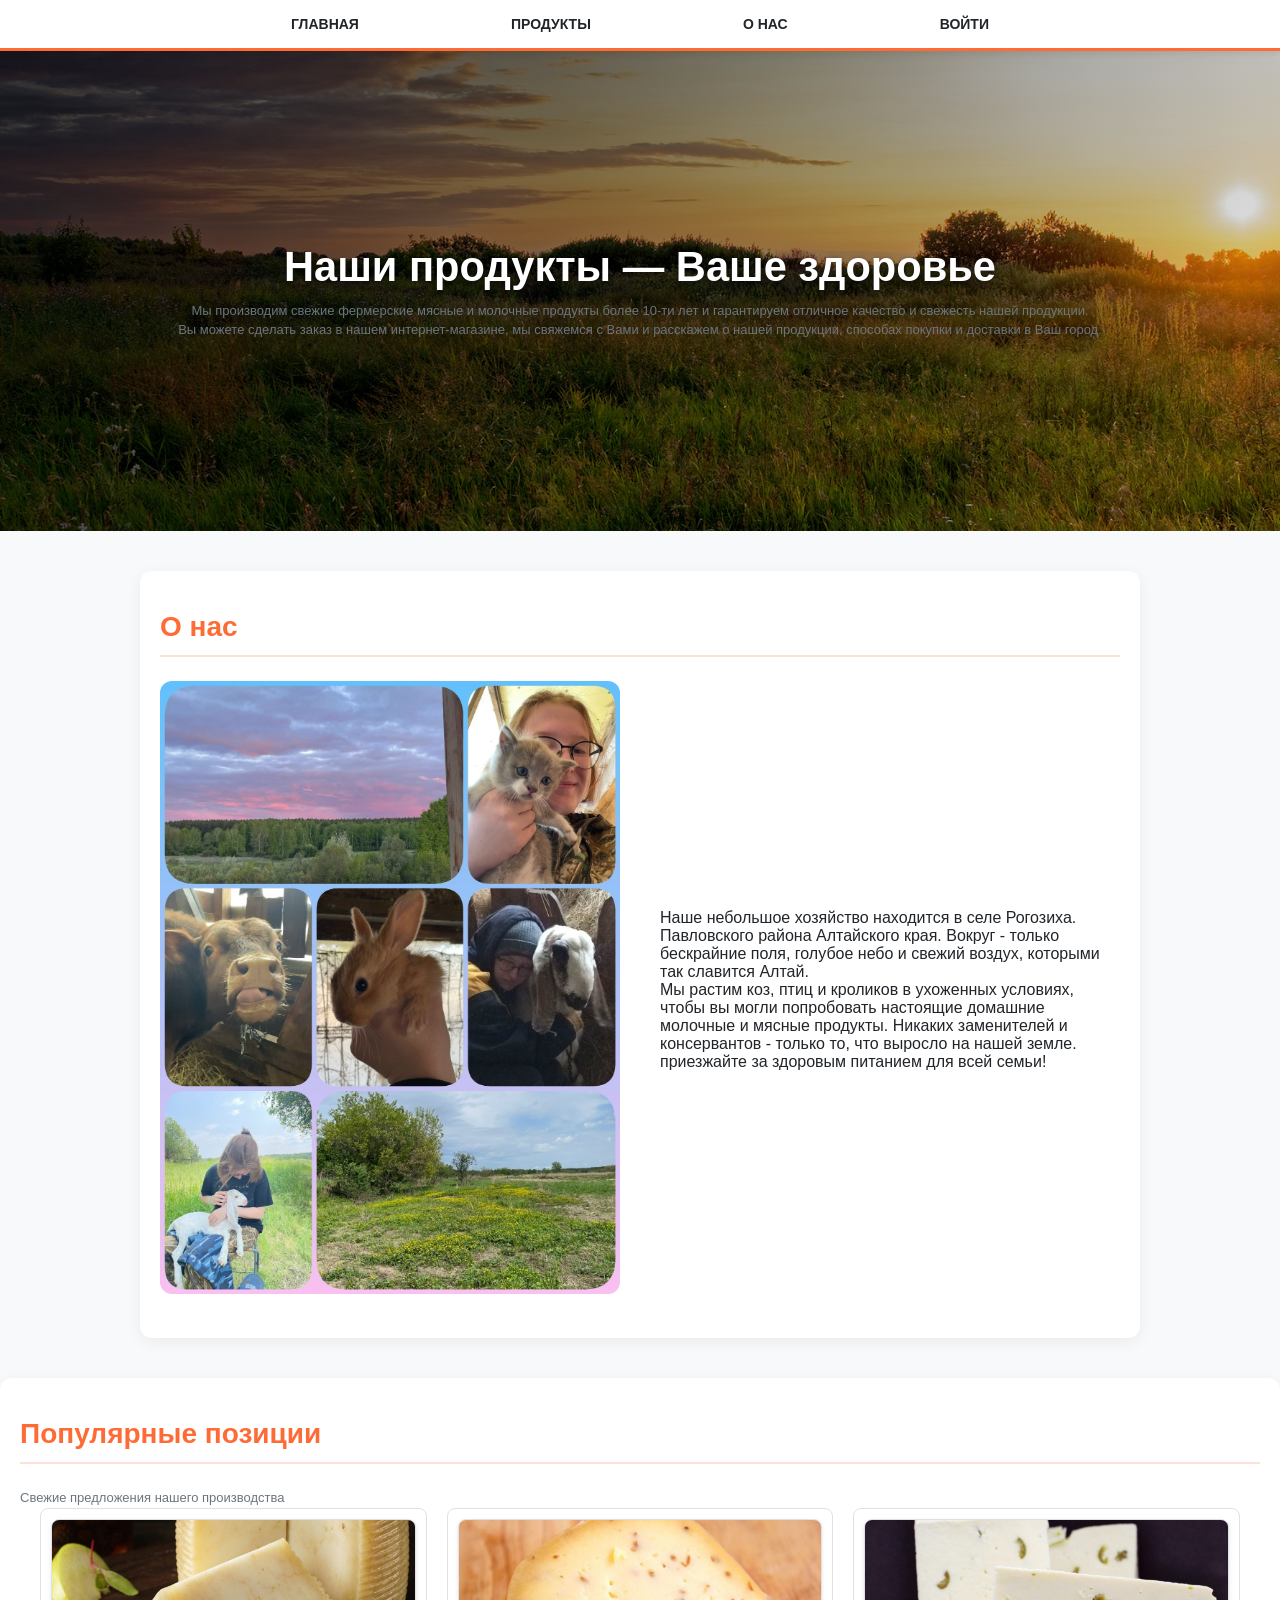
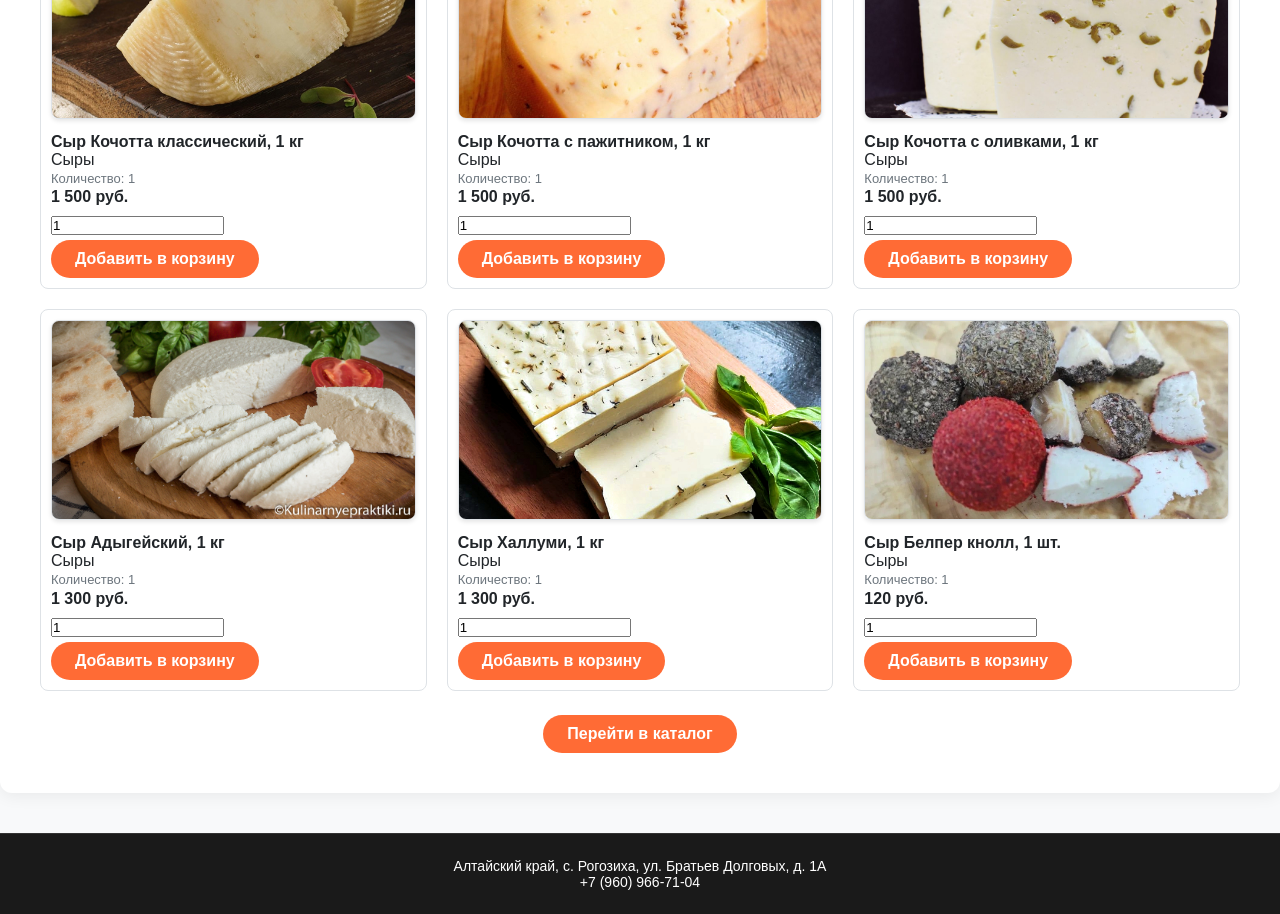
<file: index.html>
<!doctype html>
<html lang="ru">
  <head>
    <meta charset="UTF-8" />
    <meta name="viewport" content="width=device-width, initial-scale=1.0" />
    <title>ЛПХ Рогозихинское</title>
    <link rel="stylesheet" href="css/style.css" />
  </head>
  <body>
    <header>
      <div id="menu-container"></div>
    </header>

    <div class="hero">
      <div class="hero-overlay"></div>
      <div class="hero-content">
        <div class="hero-title">
          <h1>Наши продукты — Ваше здоровье</h1>
          <p class="small-text">
            Мы производим свежие фермерские мясные и молочные продукты более
            10-ти лет и гарантируем отличное качество и свежесть нашей
            продукции.
            <br />Вы можете сделать заказ в нашем интернет-магазине, мы свяжемся
            с Вами и расскажем о нашей продукции, способах покупки и доставки в
            Ваш город.
          </p>
        </div>
      </div>
    </div>

    <div
      class="content about-section"
      style="max-width: 1000px; margin: 20px auto"
    >
      <h2>О нас</h2>
      <div
        style="display: flex; gap: 40px; align-items: center; margin-top: 16px"
      >
        <div style="flex: 1; min-width: 200px">
          <img
            src="img/about_farm.jpg"
            alt="ЛПХ Рогозихинское"
            style="width: 100%; height: auto; border-radius: 12px"
          />
        </div>
        <div style="flex: 1">
          <p>
            Наше небольшое хозяйство находится в селе Рогозиха. Павловского
            района Алтайского края. Вокруг - только бескрайние поля, голубое
            небо и свежий воздух, которыми так славится Алтай.
          </p>
          <p>
            Мы растим коз, птиц и кроликов в ухоженных условиях, чтобы вы могли
            попробовать настоящие домашние молочные и мясные продукты. Никаких
            заменителей и консервантов - только то, что выросло на нашей земле.
            приезжайте за здоровым питанием для всей семьи!
          </p>
        </div>
      </div>
    </div>

    <div class="content">
      <h2>Популярные позиции</h2>
      <p class="small-text">Свежие предложения нашего производства</p>
      <div id="home-product-grid" class="product-grid"></div>
      <div
        class="catalog-btn-wrapper"
        style="text-align: center; margin-top: 24px"
      >
        <a href="catalog.html" class="buy-ticket-btn catalog-btn"
          >Перейти в каталог</a
        >
      </div>
    </div>

    <footer>
      <p>
        Алтайский край, с. Рогозиха, ул. Братьев Долговых, д. 1А <br />
        +7 (960) 966-71-04
      </p>
    </footer>

    <script src="js/script.js"></script>
  </body>
</html>
</file>
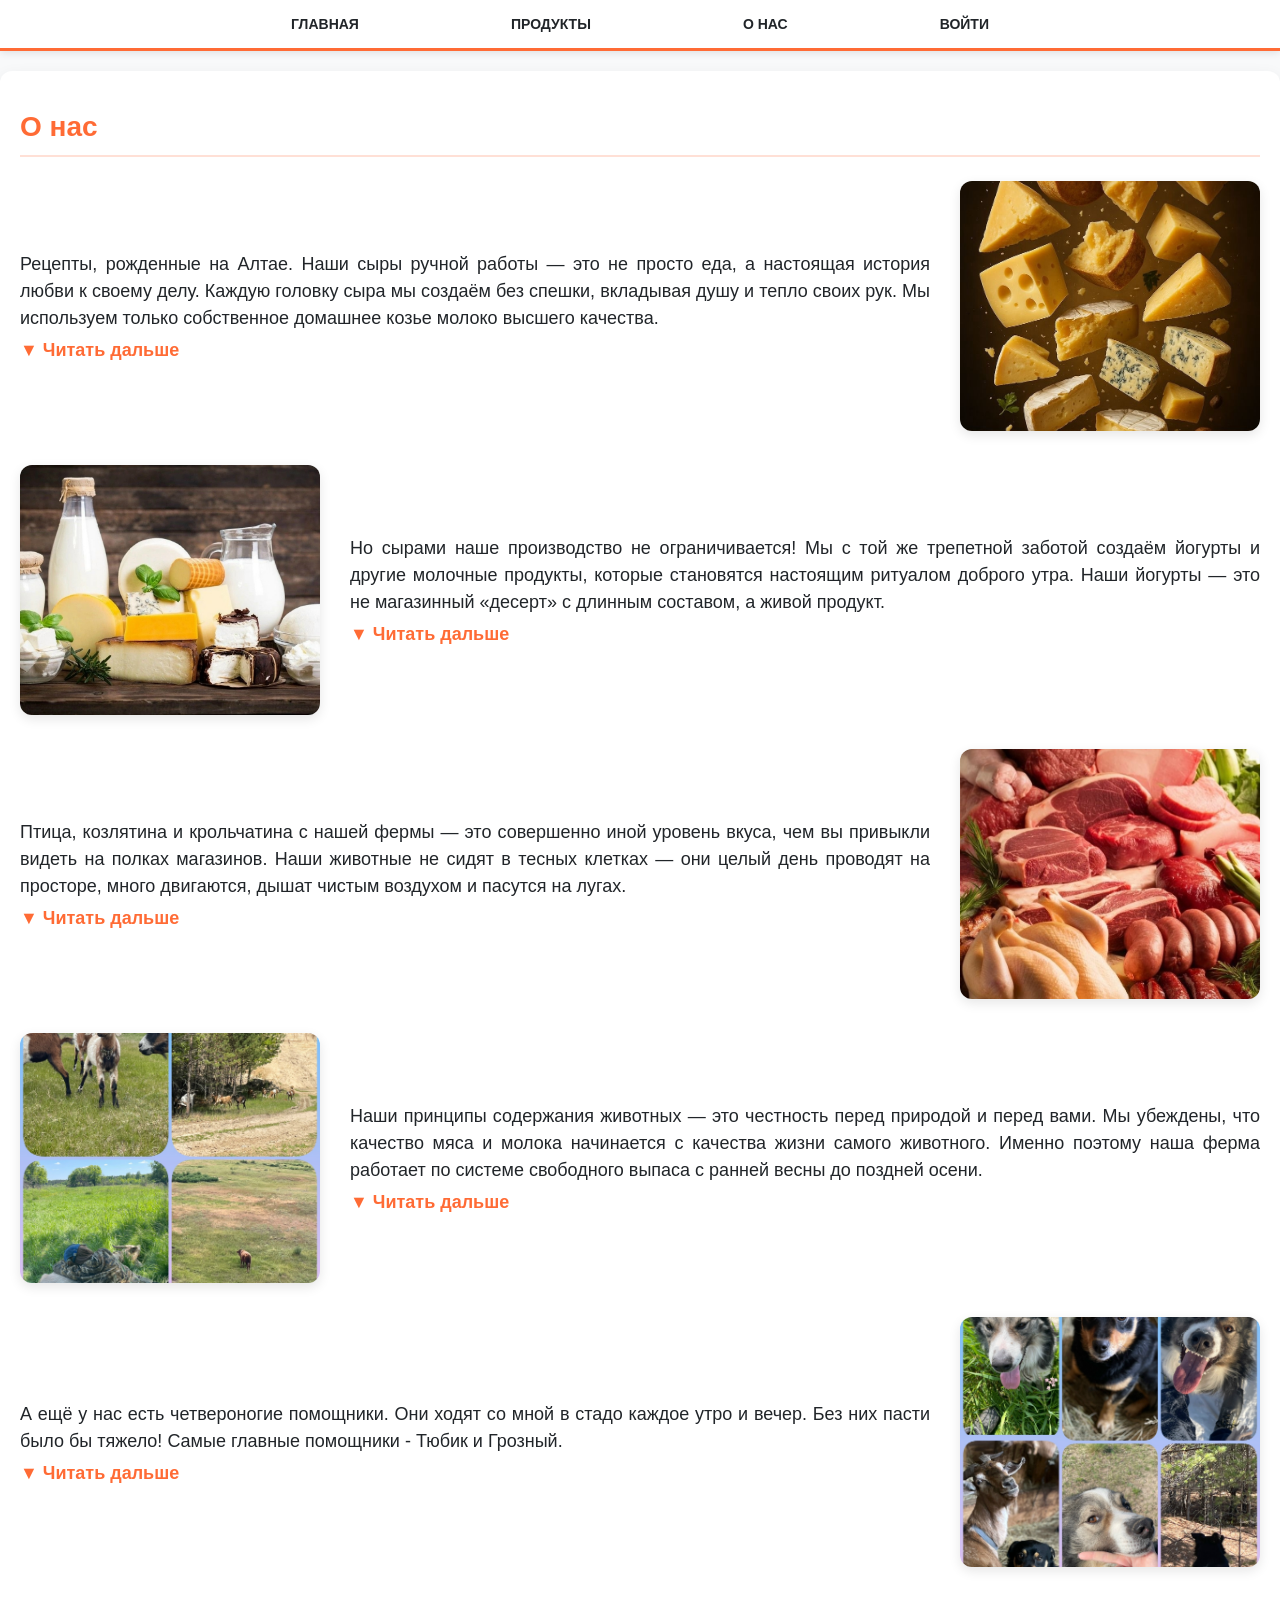
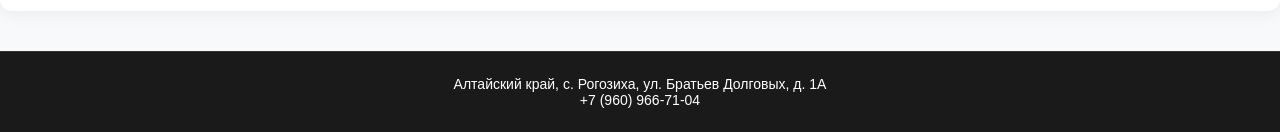
<file: about.html>
<!doctype html>
<html lang="ru">
  <head>
    <meta charset="UTF-8" />
    <meta name="viewport" content="width=device-width, initial-scale=1.0" />
    <title>О нас</title>
    <link rel="stylesheet" href="css/style.css" />
  </head>
  <body>
    <header>
      <div id="menu-container"></div>
    </header>

    <div
      class="content about-section"
      style="
        margin-top: 20px;
        max-width: 1500px;
        margin-left: auto;
        margin-right: auto;
      "
    >
      <h2>О нас</h2>
      <div class="about-lines">
        <div class="about-line">
          <div class="about-text">
            <div class="expand-wrapper">
              <p
                class="expand-text"
                data-short="Рецепты, рожденные на Алтае. Наши сыры ручной работы — это не просто еда, а настоящая история любви к своему делу. Каждую головку сыра мы создаём без спешки, вкладывая душу и тепло своих рук. Мы используем только собственное домашнее козье молоко высшего качества."
                data-full="Рецепты, рожденные на Алтае. Наши сыры ручной работы — это не просто еда, а настоящая история любви к своему делу. Каждую головку сыра мы создаём без спешки, вкладывая душу и тепло своих рук. Мы используем только собственное домашнее козье молоко высшего качества. В наших сырах вы никогда не найдете консервантов, стабилизаторов, загустителей и искусственных красителей. Вообще ничего лишнего. Только самые натуральные ингредиенты, наша безграничная любовь к своему ремеслу и, конечно, терпение, ведь настоящий сыр не терпит суеты. Попробовав наш сыр всего один раз, вы запомните этот яркий, чистый вкус навсегда. Вы сможете отличить его от любого магазинного аналога даже с закрытыми глазами."
              >
                <span class="text-content"></span>
              </p>
              <span class="expand-link">▼ Читать дальше</span>
            </div>
          </div>
          <div class="about-image">
            <img src="img/about1.jpg" alt="Ферма" />
          </div>
        </div>

        <div class="about-line">
          <div class="about-text">
            <div class="expand-wrapper">
              <p
                class="expand-text"
                data-short="Но сырами наше производство не ограничивается! Мы с той же трепетной заботой создаём йогурты и другие молочные продукты, которые становятся настоящим ритуалом доброго утра. Наши йогурты — это не магазинный «десерт» с длинным составом, а живой продукт."
                data-full="Но сырами наше производство не ограничивается! Мы с той же трепетной заботой создаём йогурты и другие молочные продукты, которые становятся настоящим ритуалом доброго утра. Наши йогурты — это не магазинный «десерт» с длинным составом, а живой продукт. Мы не добавляем искусственных ароматизаторов или сахарозаменителей. Только натуральные закваски, которые дарят йогурту нежную, бархатистую текстуру и чистый сливочный вкус, знакомый с детства. Это идеальный завтрак для всей семьи: полезный, сытный и безопасный даже для самых маленьких. Он даёт энергию на целый день, не нагружая желудок. Начните своё утро с нас — и вы почувствуете разницу между «просто едой» и настоящей заботой о близких."
              >
                <span class="text-content"></span>
              </p>
              <span class="expand-link">▼ Читать дальше</span>
            </div>
          </div>
          <div class="about-image">
            <img src="img/about3.jpg" alt="Козы" />
          </div>
        </div>

        <div class="about-line">
          <div class="about-text">
            <div class="expand-wrapper">
              <p
                class="expand-text"
                data-short="Птица, козлятина и крольчатина с нашей фермы — это совершенно иной уровень вкуса, чем вы привыкли видеть на полках магазинов. Наши животные не сидят в тесных клетках — они целый день проводят на просторе, много двигаются, дышат чистым воздухом и пасутся на лугах."
                data-full="Птица, козлятина и крольчатина с нашей фермы — это совершенно иной уровень вкуса, чем вы привыкли видеть на полках магазинов. Наши животные не сидят в тесных клетках — они целый день проводят на просторе, много двигаются, дышат чистым воздухом и пасутся на лугах. Никаких гормонов роста, никаких кормовых добавок сомнительного происхождения. Только чистая природа и ежедневный уход. Именно такой образ жизни делает мясо невероятно мягким, сочным и ароматным, без специфического запаха, который часто отпугивает от покупной козлятины или кролика. Из нашего мяса получается идеальный шашлык — он не становится жёстким даже на углях, наваристый золотистый бульон с насыщенным вкусом и домашняя тушёнка, которая тает во рту. Мы ценим ваше время и предпочтения, поэтому разделываем тушу строго под ваш заказ: вы можете получить её целиком, разрубленную на крупные куски для казана, на аккуратные стейки или в виде фарша для котлет. Достаточно позвонить нам заранее — и мы подготовим заказ к определённому часу. Вы сможете забрать мясо лично, приехав на ферму, или заказать доставку с комфортом. Попробовав наше мясо один раз, вы больше не захотите покупать мясные полуфабрикаты в супермаркете — разница слишком очевидна."
              >
                <span class="text-content"></span>
              </p>
              <span class="expand-link">▼ Читать дальше</span>
            </div>
          </div>
          <div class="about-image">
            <img src="img/about2.jpg" alt="Овцы" />
          </div>
        </div>

        <div class="about-line">
          <div class="about-text">
            <div class="expand-wrapper">
              <p
                class="expand-text"
                data-short="Наши принципы содержания животных — это честность перед природой и перед вами. Мы убеждены, что качество мяса и молока начинается с качества жизни самого животного. Именно поэтому наша ферма работает по системе свободного выпаса с ранней весны до поздней осени."
                data-full="Наши принципы содержания животных — это честность перед природой и перед вами. Мы убеждены, что качество мяса и молока начинается с качества жизни самого животного. Именно поэтому наша ферма работает по системе свободного выпаса с ранней весны до поздней осени. В тёплое время года стадо проводит на пастбищах по 8–10 часов в день, постоянно двигаясь, общаясь, выбирая самые сочные травы. Зимой, конечно, животные находятся в тёплых помещениях с мягкой соломенной подстилкой. Рацион у наших подопечных полностью натуральный и сбалансированный. Мы сами заготавливаем сено и составляем меню для каждого вида животных отдельно. И знаете, зачем мы так стараемся? Потому что стресс, голод, страх и болезни меняют химический состав мяса и молока — они становятся жёсткими, кислыми или приобретают неприятный привкус. А мы хотим, чтобы вы чувствовали только радость от нашей еды. Каждый стейк, каждый стакан молока, каждая баночка йогурта — это отражение спокойной, сытой и здоровой жизни наших подопечных. Мы гордимся тем, что можем назвать себя не просто производителями, а хранителями настоящего деревенского уклада, где человек и животное существуют в гармонии."
              >
                <span class="text-content"></span>
              </p>
              <span class="expand-link">▼ Читать дальше</span>
            </div>
          </div>
          <div class="about-image">
            <img src="img/about4.jpg" alt="Свиньи" />
          </div>
        </div>

        <div class="about-line">
          <div class="about-text">
            <div class="expand-wrapper">
              <p
                class="expand-text"
                data-short="А ещё у нас есть четвероногие помощники. Они ходят со мной в стадо каждое утро и вечер. Без них пасти было бы тяжело! Самые главные помощники - Тюбик и Грозный."
                data-full="А ещё у нас есть четвероногие помощники. Они ходят со мной в стадо каждое утро и вечер. Без них пасти было бы тяжело! Самые главные помощники - Тюбик и Грозный. Днём они следят, чтобы никто не отбился, а ночью охраняют хозяйство. Гости сначала боятся их лая, а потом уходят, обнимаясь - они очень ласковые."
              >
                <span class="text-content"></span>
              </p>
              <span class="expand-link">▼ Читать дальше</span>
            </div>
          </div>
          <div class="about-image">
            <img src="img/about5.jpg" alt="Продукты" />
          </div>
        </div>
      </div>
    </div>

    <footer>
      <p>
        Алтайский край, с. Рогозиха, ул. Братьев Долговых, д. 1А <br />
        +7 (960) 966-71-04
      </p>
    </footer>

    <script src="js/script.js"></script>
  </body>
</html>
</file>
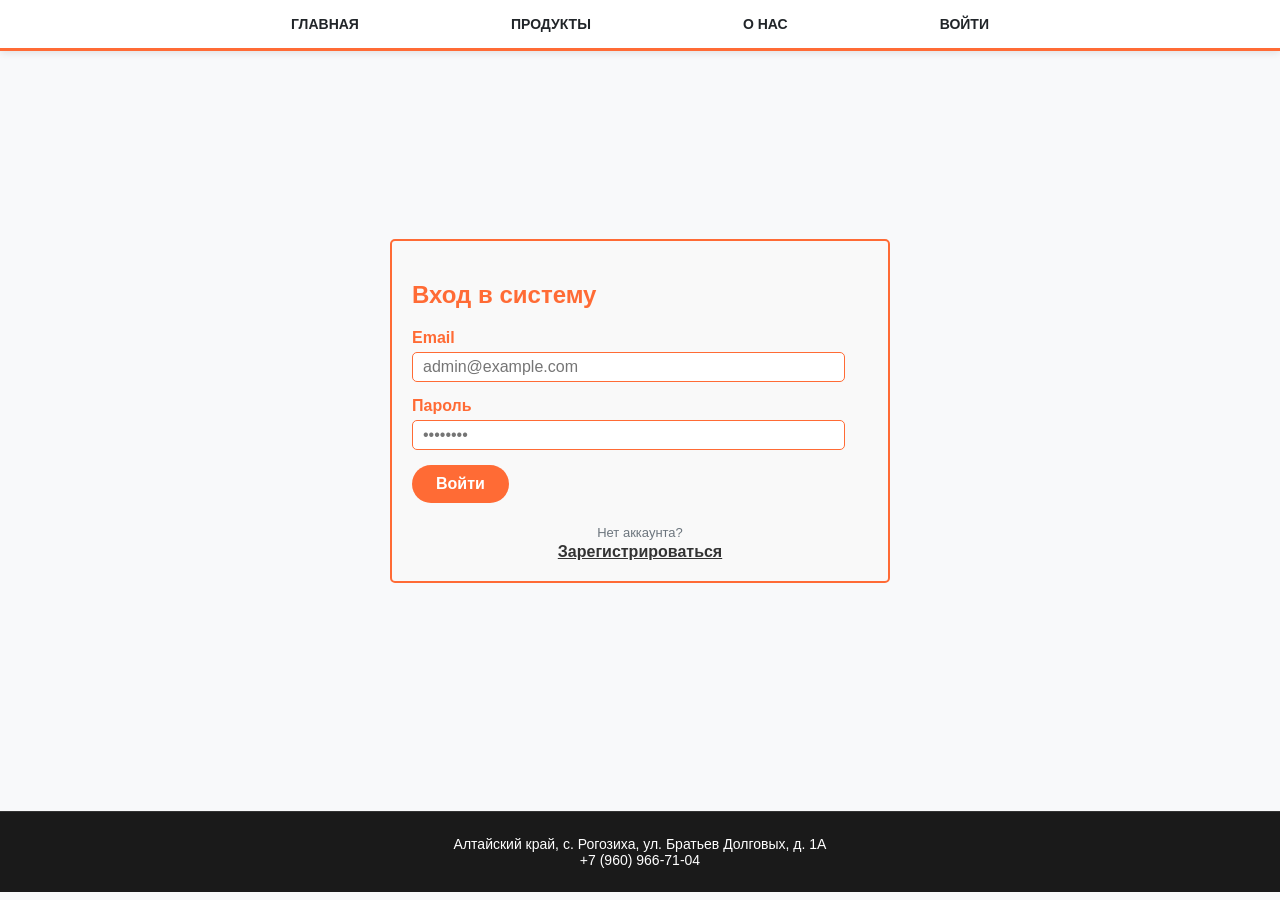
<file: admin.html>
<!doctype html>
<html lang="ru">
  <head>
    <meta charset="UTF-8" />
    <meta name="viewport" content="width=device-width, initial-scale=1.0" />
    <title>Панель администратора</title>
    <link rel="stylesheet" href="css/style.css" />
  </head>
  <body>
    <header>
      <div id="menu-container"></div>
    </header>

    <div class="content">
      <h2>Панель администратора</h2>

      <h3>Товары</h3>
      <form
        id="add-product-form"
        style="
          margin-bottom: 20px;
          border: 1px solid #ddd;
          padding: 15px;
          border-radius: 8px;
          display: flex;
          gap: 10px;
          flex-wrap: wrap;
          align-items: end;
        "
      >
        <input
          type="text"
          id="add-name"
          placeholder="Название"
          required
          style="padding: 6px 10px; border-radius: 6px; border: 1px solid #ccc"
        />
        <input
          type="number"
          id="add-quantity"
          placeholder="Количество"
          required
          style="padding: 6px 10px; border-radius: 6px; border: 1px solid #ccc"
        />
        <input
          type="number"
          step="0.01"
          id="add-price"
          placeholder="Цена"
          required
          style="padding: 6px 10px; border-radius: 6px; border: 1px solid #ccc"
        />
        <input
          type="text"
          id="add-image"
          placeholder="image_url"
          style="padding: 6px 10px; border-radius: 6px; border: 1px solid #ccc"
        />
        <select
          id="add-classification"
          style="padding: 6px 10px; border-radius: 6px; border: 1px solid #ccc"
        >
          <option value="Сыры">Сыры</option>
          <option value="Молочная продукция">Молочная продукция</option>
          <option value="Мясо">Мясо</option>
          <option value="Яйца">Яйца</option>
        </select>
        <button type="submit" class="buy-ticket-btn">Добавить товар</button>
      </form>

      <div id="admin-products"></div>

      <h3>Заказы</h3>
      <div id="admin-orders"></div>
    </div>

    <footer>
      <p>
        Алтайский край, с. Рогозиха, ул. Братьев Долговых, д. 1А <br />
        +7 (960) 966-71-04
      </p>
    </footer>

    <script src="js/script.js"></script>
    <script>
      document
        .getElementById("add-product-form")
        .addEventListener("submit", function (e) {
          e.preventDefault();
          const name = document.getElementById("add-name").value;
          const quantity = document.getElementById("add-quantity").value;
          const price = document.getElementById("add-price").value;
          const image = document.getElementById("add-image").value;
          const classification =
            document.getElementById("add-classification").value;
          if (name && quantity && price) {
            addProduct(name, quantity, price, image, classification);
            alert("Товар добавлен!");
            renderAdmin();
            this.reset();
          } else {
            alert("Заполните обязательные поля (название, количество, цена).");
          }
        });
    </script>
  </body>
</html>
</file>
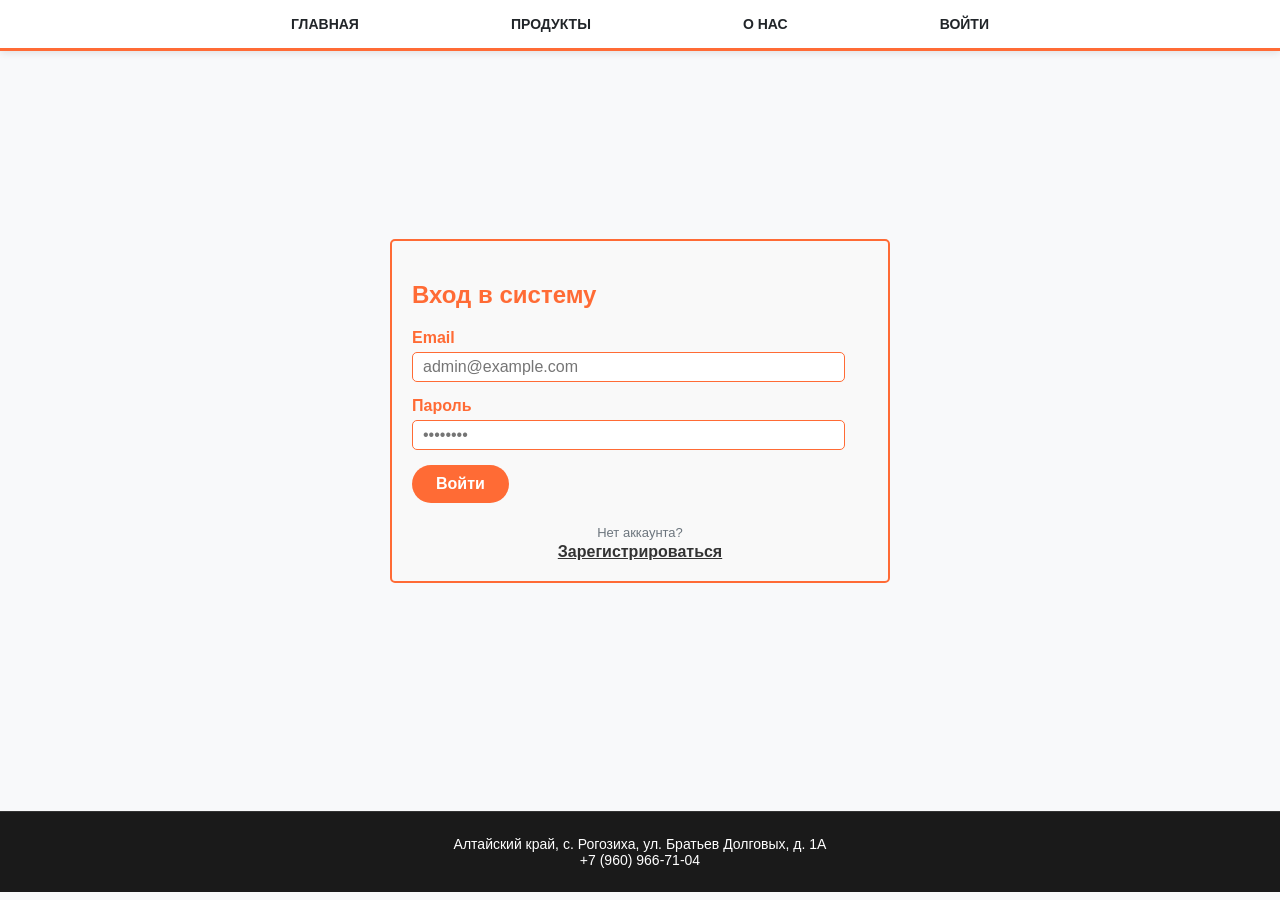
<file: auth.html>
<!doctype html>
<html lang="ru">
  <head>
    <meta charset="UTF-8" />
    <meta name="viewport" content="width=device-width, initial-scale=1.0" />
    <title>Вход</title>
    <link rel="stylesheet" href="css/style.css" />
  </head>
  <body>
    <header>
      <div id="menu-container"></div>
    </header>

    <div class="container-auth">
      <form id="login-form" class="reg">
        <h3>Вход в систему</h3>
        <div class="mb-3">
          <label class="form-label">Email</label>
          <input
            type="email"
            id="login-email"
            class="form-control"
            placeholder="admin@example.com"
            required
          />
        </div>
        <div class="mb-3">
          <label class="form-label">Пароль</label>
          <input
            type="password"
            id="login-password"
            class="form-control"
            placeholder="••••••••"
            required
          />
        </div>
        <button type="submit" class="btn-primary">Войти</button>
        <div style="margin-top: 20px; text-align: center">
          <span class="small-text">Нет аккаунта?</span> <br />
          <a href="registration.html" style="color: #333; font-weight: bold"
            >Зарегистрироваться</a
          >
        </div>
      </form>
    </div>

    <footer>
      <p>
        Алтайский край, с. Рогозиха, ул. Братьев Долговых, д. 1А <br />
        +7 (960) 966-71-04
      </p>
    </footer>

    <script src="js/script.js"></script>
  </body>
</html>
</file>
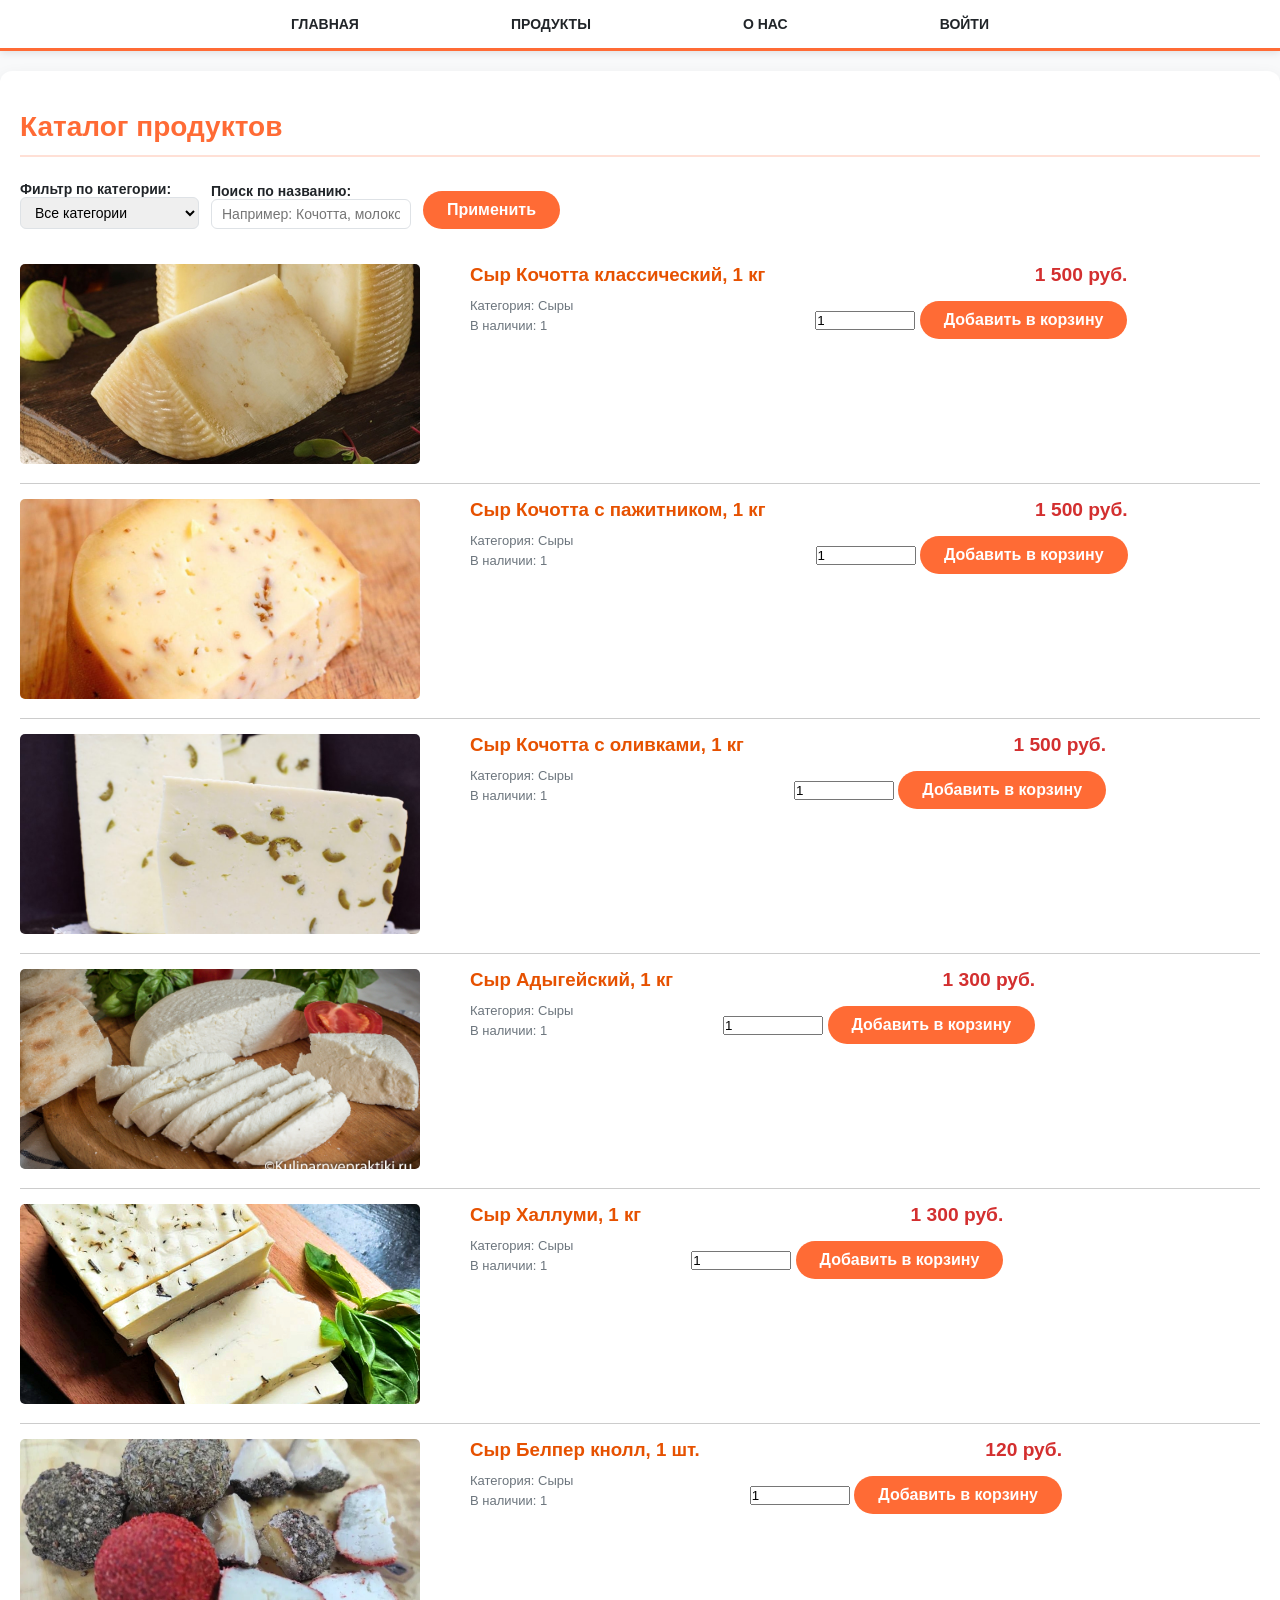
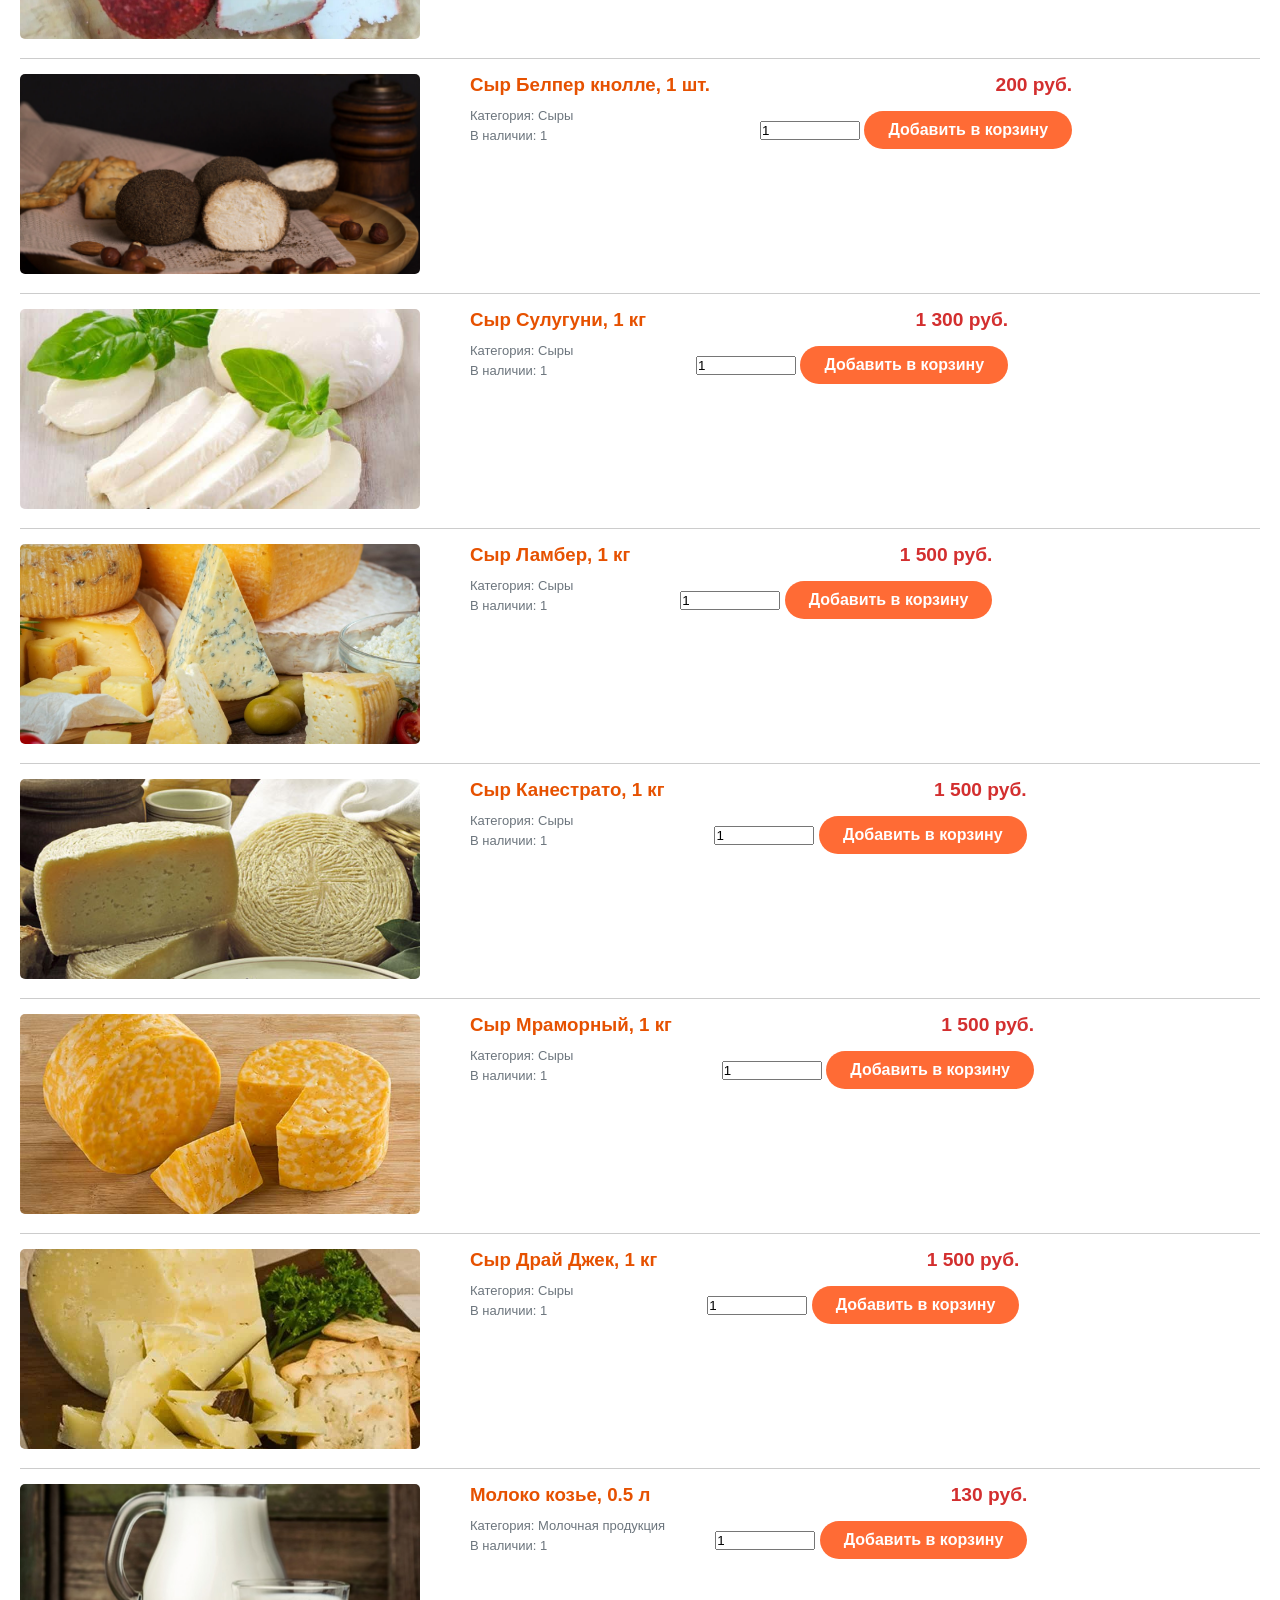
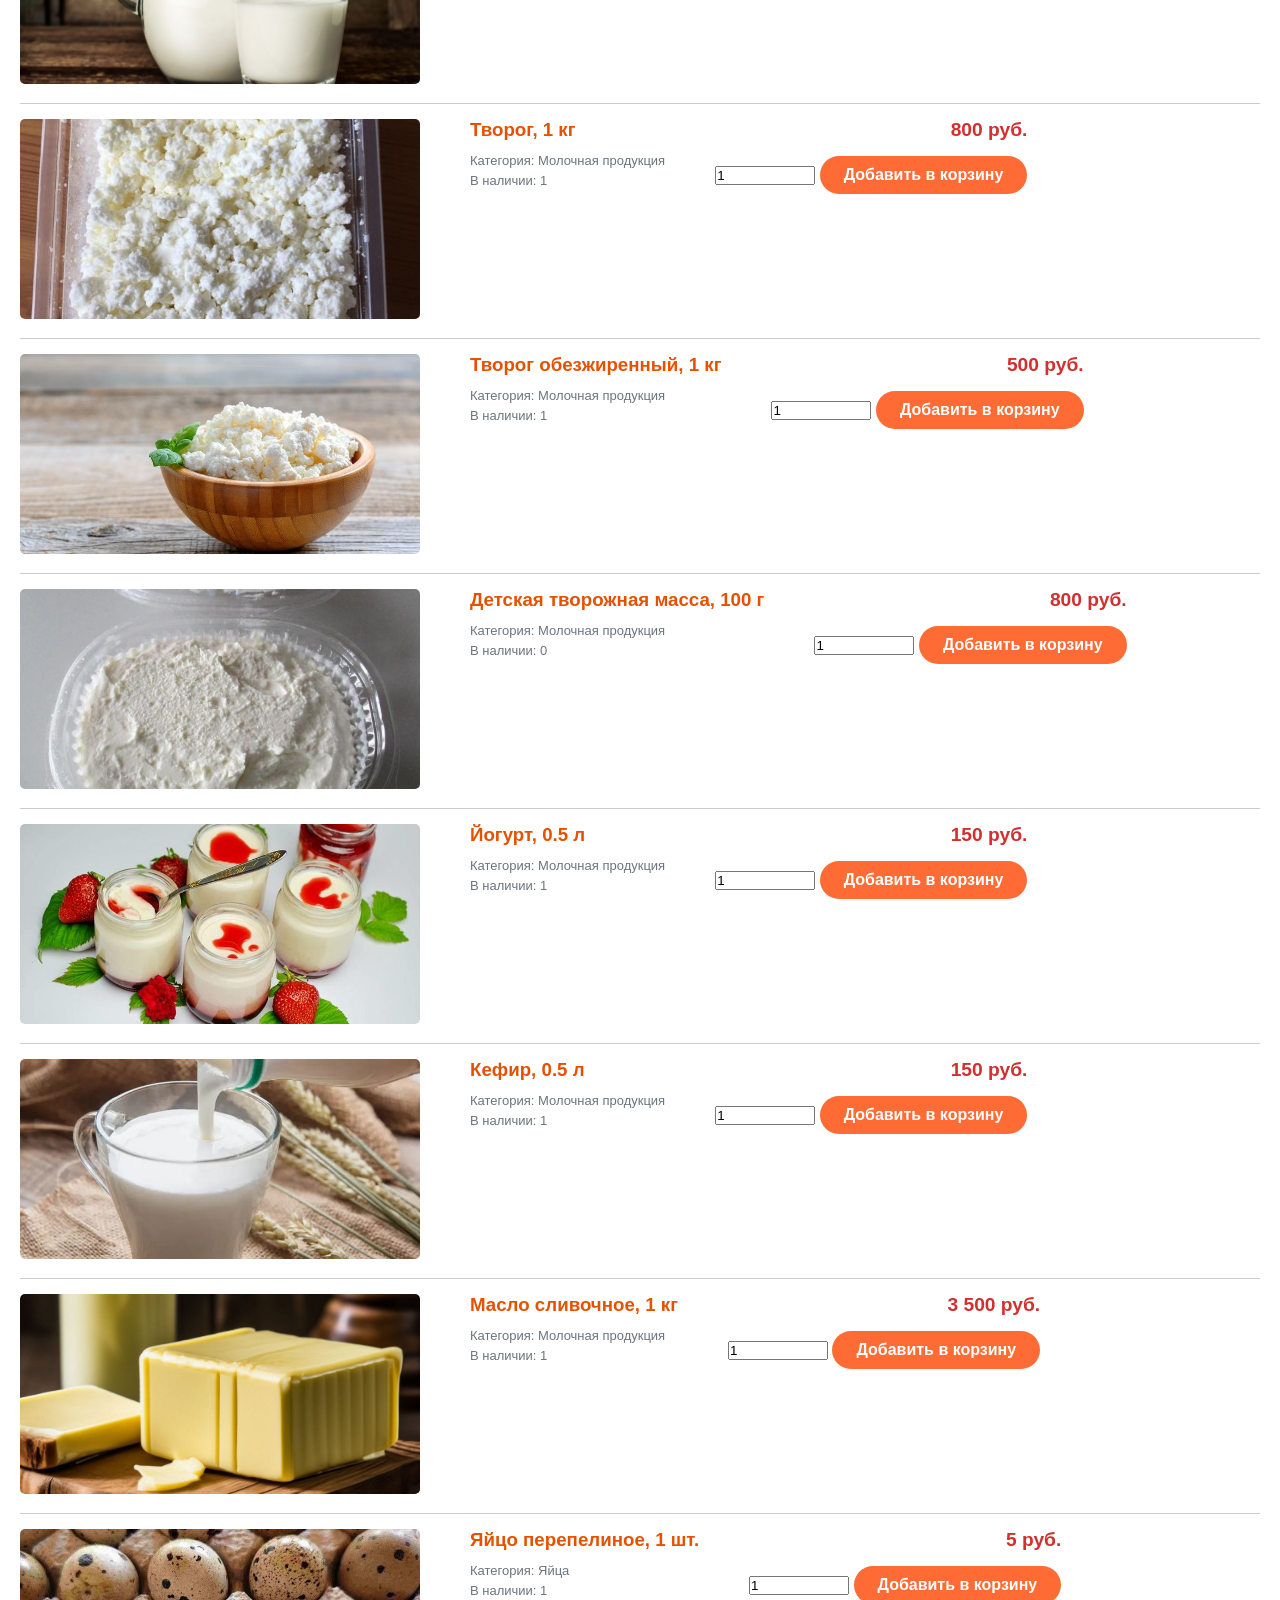
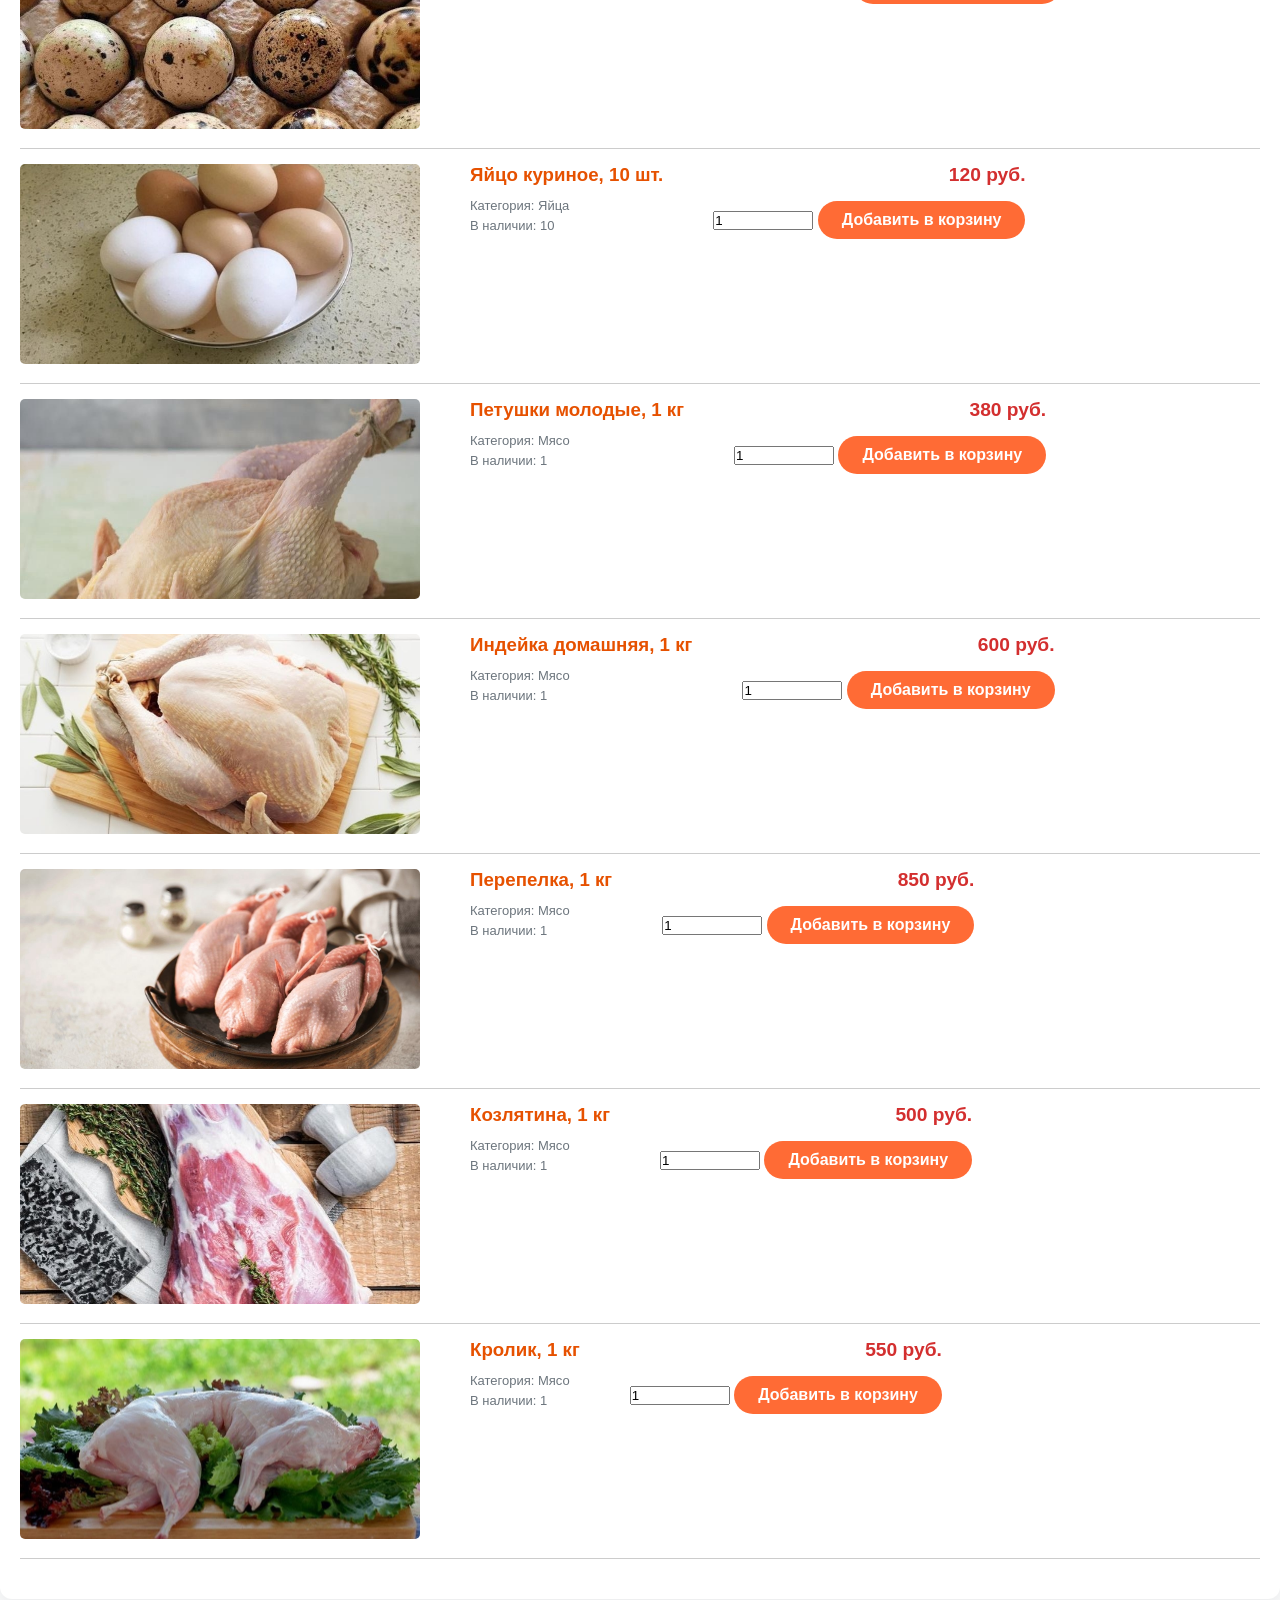
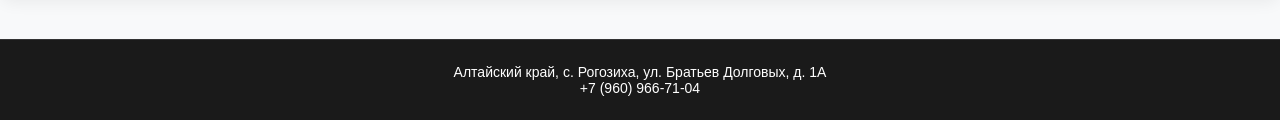
<file: catalog.html>
<!doctype html>
<html lang="ru">
  <head>
    <meta charset="UTF-8" />
    <meta name="viewport" content="width=device-width, initial-scale=1.0" />
    <title>Каталог продуктов</title>
    <link rel="stylesheet" href="css/style.css" />
  </head>
  <body>
    <header>
      <div id="menu-container"></div>
    </header>

    <div class="content">
      <h2>Каталог продуктов</h2>

      <form id="filter-form" class="filter-form">
        <div>
          <label
            for="classification_id"
            style="font-size: 14px; font-weight: 600; display: block"
            >Фильтр по категории:</label
          >
          <select id="classification_id">
            <option value="">Все категории</option>
            <option value="Сыры">Сыры</option>
            <option value="Молочная продукция">Молочная продукция</option>
            <option value="Мясо">Мясо</option>
            <option value="Яйца">Яйца</option>
          </select>
        </div>
        <div>
          <label
            for="search"
            style="font-size: 14px; font-weight: 600; display: block"
            >Поиск по названию:</label
          >
          <input
            type="text"
            id="search"
            placeholder="Например: Кочотта, молоко..."
            style="width: 200px"
          />
        </div>
        <div style="margin-top: 10px">
          <button
            type="button"
            class="buy-ticket-btn"
            onclick="renderCatalog()"
          >
            Применить
          </button>
        </div>
      </form>

      <div id="catalog-list" class="products-list"></div>
    </div>

    <footer>
      <p>
        Алтайский край, с. Рогозиха, ул. Братьев Долговых, д. 1А <br />
        +7 (960) 966-71-04
      </p>
    </footer>

    <script src="js/script.js"></script>
  </body>
</html>
</file>
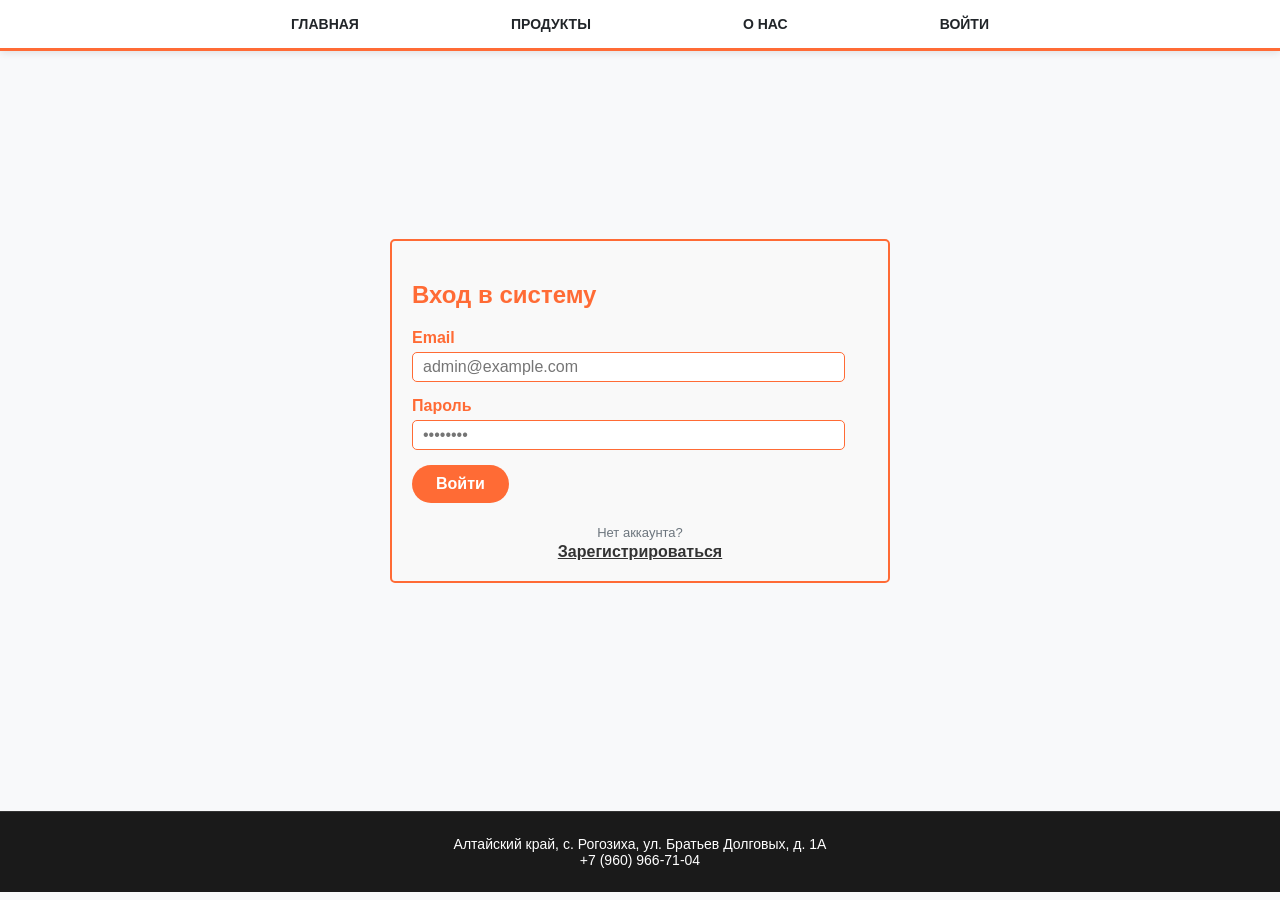
<file: personal_cabinet.html>
<!doctype html>
<html lang="ru">
  <head>
    <meta charset="UTF-8" />
    <meta name="viewport" content="width=device-width, initial-scale=1.0" />
    <title>Личный кабинет</title>
    <link rel="stylesheet" href="css/style.css" />
  </head>
  <body>
    <header>
      <div id="menu-container"></div>
    </header>

    <div class="content-wrapper">
      <div class="container-auth">
        <div class="reg" style="border: 2px solid #333; max-width: 600px">
          <h3>Личный кабинет</h3>
          <p><strong>Имя:</strong> <span id="cabinet-name">—</span></p>
          <p><strong>Email:</strong> <span id="cabinet-email">—</span></p>
          <p><strong>Телефон:</strong> <span id="cabinet-phone">—</span></p>
          <p><strong>Возраст:</strong> <span id="cabinet-age">—</span></p>
          <p class="small-text">
            Дата регистрации: <span id="cabinet-regdate">—</span>
          </p>

          <div
            id="admin-block"
            style="
              margin: 15px 0;
              padding: 10px;
              background: #fff3cd;
              border: 1px solid #ffeeba;
              border-radius: 5px;
              display: none;
            "
          >
            <strong>Вы администратор!</strong><br />
            <a
              href="admin.html"
              style="color: #856404; text-decoration: underline"
              >Перейти в панель управления</a
            >
          </div>

          <div class="lk-scroll-container">
            <hr />
            <h4>Корзина</h4>
            <div id="cart-items"></div>

            <form id="order-form" style="margin-top: 10px">
              <p><strong>Комментарий к заказу</strong></p>
              <textarea
                id="order-comment"
                style="width: 100%; height: 70px; border-radius: 6px"
              ></textarea>
              <button
                type="submit"
                class="buy-ticket-btn"
                style="margin-top: 10px"
              >
                Оформить заказ
              </button>
            </form>

            <hr />
            <h4>Мои заказы</h4>
            <div id="orders-list"></div>
          </div>

          <div style="margin-top: 30px; text-align: center">
            <a
              href="#"
              id="logout-btn"
              class="buy-ticket-btn"
              style="display: inline-block; text-decoration: none"
            >
              Выйти из аккаунта
            </a>
          </div>
        </div>
      </div>
    </div>

    <footer>
      <p>
        Алтайский край, с. Рогозиха, ул. Братьев Долговых, д. 1А <br />
        +7 (960) 966-71-04
      </p>
    </footer>

    <script src="js/script.js"></script>
  </body>
</html>
</file>
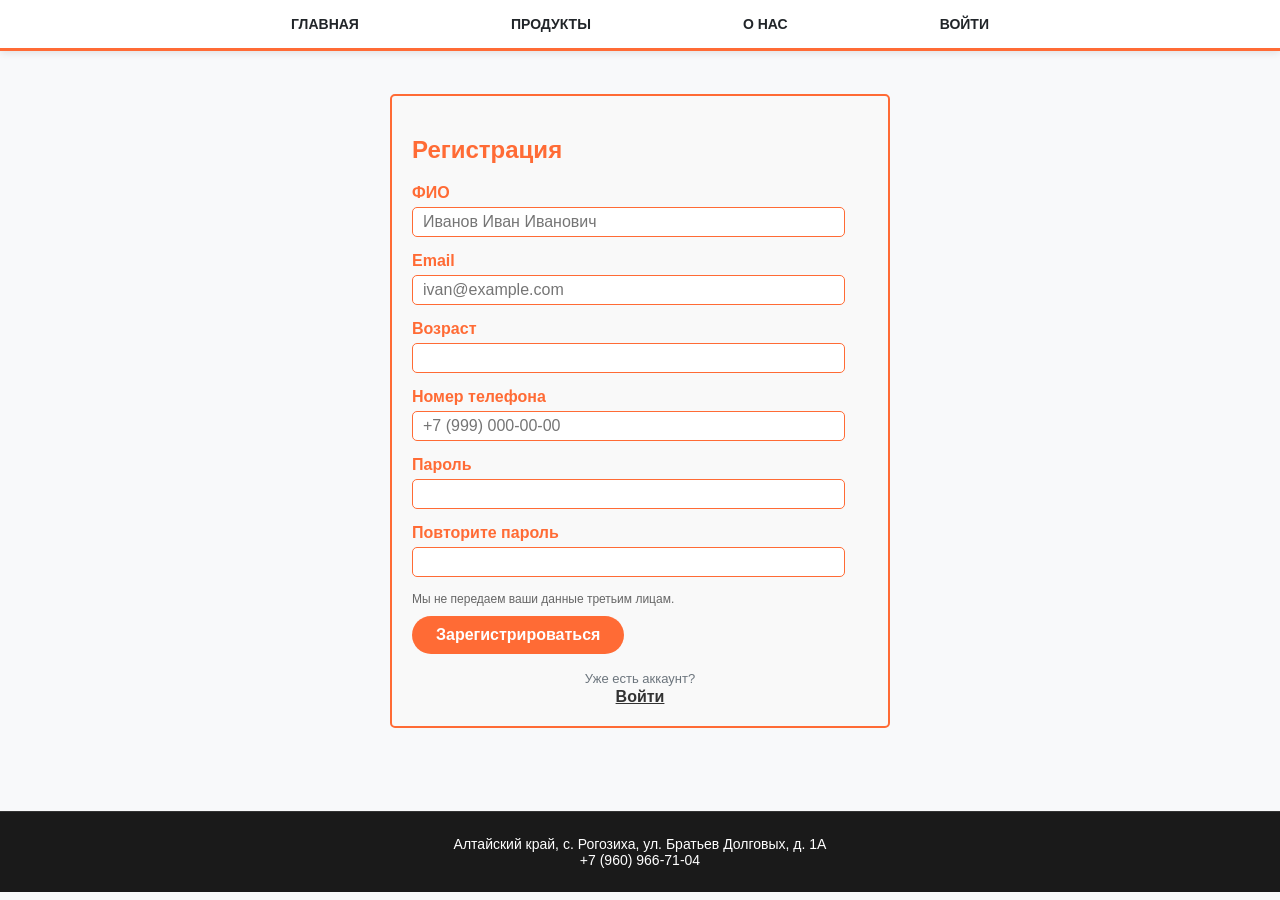
<file: registration.html>
<!doctype html>
<html lang="ru">
  <head>
    <meta charset="UTF-8" />
    <meta name="viewport" content="width=device-width, initial-scale=1.0" />
    <title>Регистрация</title>
    <link rel="stylesheet" href="css/style.css" />
  </head>
  <body>
    <header>
      <div id="menu-container"></div>
    </header>

    <div class="container-auth">
      <form id="register-form" class="reg">
        <h3>Регистрация</h3>
        <div class="mb-3">
          <label class="form-label">ФИО</label>
          <input
            type="text"
            id="reg-name"
            class="form-control"
            placeholder="Иванов Иван Иванович"
            required
          />
        </div>
        <div class="mb-3">
          <label class="form-label">Email</label>
          <input
            type="email"
            id="reg-email"
            class="form-control"
            placeholder="ivan@example.com"
            required
          />
        </div>
        <div class="mb-3">
          <label class="form-label">Возраст</label>
          <input
            type="number"
            id="reg-age"
            class="form-control"
            min="18"
            max="100"
            required
          />
        </div>
        <div class="mb-3">
          <label class="form-label">Номер телефона</label>
          <input
            type="text"
            id="reg-phone"
            class="form-control"
            placeholder="+7 (999) 000-00-00"
            required
          />
        </div>
        <div class="mb-3">
          <label class="form-label">Пароль</label>
          <input
            type="password"
            id="reg-password"
            class="form-control"
            required
          />
        </div>
        <div class="mb-3">
          <label class="form-label">Повторите пароль</label>
          <input
            type="password"
            id="reg-password2"
            class="form-control"
            required
          />
          <div class="form-text">Мы не передаем ваши данные третьим лицам.</div>
        </div>
        <button type="submit" class="btn-primary">Зарегистрироваться</button>
        <div style="margin-top: 15px; text-align: center">
          <span class="small-text">Уже есть аккаунт?</span> <br />
          <a href="auth.html" style="color: #333; font-weight: bold">Войти</a>
        </div>
      </form>
    </div>

    <footer>
      <p>
        Алтайский край, с. Рогозиха, ул. Братьев Долговых, д. 1А <br />
        +7 (960) 966-71-04
      </p>
    </footer>

    <script src="js/script.js"></script>
  </body>
</html>
</file>
<file: css/style.css>
/* ===== Глобальные переменные и сброс ===== */
:root {
  --primary: #ff6b35;
  --primary-light: #ffe0d6;
  --primary-dark: #e65100;
  --secondary: #0096c7;
  --bg-light: #f8f9fa;
  --text-dark: #212529;
  --text-muted: #6c757d;
  --border: #dee2e6;
  --shadow: 0 2px 8px rgba(0, 0, 0, 0.1);
}

* {
  box-sizing: border-box;
  margin: 0;
  padding: 0;
}

body {
  font-family: "Montserrat", sans-serif;
  background-color: var(--bg-light);
  color: var(--text-dark);
  display: flex;
  flex-direction: column;
  min-height: 100vh;
}

/* ===== Шапка и меню ===== */
header {
  background: #ffffff;
  border-bottom: 3px solid var(--primary);
  box-shadow: var(--shadow);
  padding: 15px 0;
  position: sticky;
  top: 0;
  z-index: 1000;
}

nav ul {
  list-style: none;
  display: flex;
  justify-content: center;
  gap: 120px;
  margin: 0;
  padding: 0;
  flex-wrap: wrap;
}

nav a {
  text-decoration: none;
  color: var(--text-dark);
  font-weight: 600;
  text-transform: uppercase;
  font-size: 14px;
  padding: 8px 16px;
  border-radius: 24px;
  transition:
    background 0.2s,
    color 0.2s;
}

nav a:hover {
  background: var(--primary-light);
  color: var(--primary-dark);
}

.admin-link {
  color: var(--secondary) !important;
}

/* ===== Контент ===== */
.content {
  max-width: 1600px;
  margin: 20px auto 0;
  padding: 40px 20px;
  background: #ffffff;
  border-radius: 12px;
  box-shadow: 0 4px 16px rgba(0, 0, 0, 0.06);
  flex: 1;
  width: 100%;
}

h2 {
  color: var(--primary);
  border-bottom: 2px solid var(--primary-light);
  padding-bottom: 12px;
  margin-bottom: 24px;
  font-size: 28px;
}

h3 {
  margin: 20px 0 10px;
  color: var(--primary-dark);
}

.small-text {
  font-size: 13px;
  color: var(--text-muted);
  line-height: 1.5;
}

/* ===== Герой ===== */
.hero {
  position: relative;
  width: 100%;
  height: 480px;
  background-image: url("../img/index.png");
  background-size: cover;
  background-position: center;
  background-attachment: fixed;
  overflow: hidden;
  margin-bottom: 20px;
}

.hero-overlay {
  position: absolute;
  top: 0;
  left: 0;
  right: 0;
  bottom: 0;
  background: linear-gradient(
    135deg,
    rgba(0, 0, 0, 0.7) 0%,
    rgba(0, 0, 0, 0.3) 60%,
    transparent 100%
  );
  z-index: 1;
}

.hero-content {
  position: relative;
  z-index: 2;
  display: flex;
  justify-content: center;
  align-items: center;
  height: 100%;
  text-align: center;
  color: #fff;
}

.hero-title h1 {
  font-size: 2.6rem;
  font-weight: 700;
  margin-bottom: 10px;
  text-shadow: 0 2px 6px rgba(0, 0, 0, 0.7);
}

/* ===== Кнопки ===== */
.buy-ticket-btn,
.btn-primary {
  background: var(--primary);
  color: #fff;
  border: none;
  padding: 10px 24px;
  border-radius: 30px;
  cursor: pointer;
  font-weight: 600;
  transition:
    background 0.2s,
    box-shadow 0.2s,
    transform 0.1s;
  text-decoration: none;
  display: inline-block;
  font-size: 16px;
}

.buy-ticket-btn:hover,
.btn-primary:hover {
  background: var(--primary-dark);
  box-shadow: 0 6px 12px rgba(255, 107, 53, 0.4);
  transform: translateY(-1px);
}

/* ===== Формы (стили из log.css) ===== */
.container-auth {
  display: flex;
  justify-content: center;
  align-items: center;
  min-height: 80vh;
}

.reg {
  max-width: 500px;
  width: 100%;
  padding: 20px;
  background: #f9f9f9;
  border: 2px solid var(--primary);
  border-radius: 5px;
  animation: fade-in 0.5s ease-in-out;
}

@keyframes fade-in {
  from {
    opacity: 0;
    transform: translateX(-20px);
  }
  to {
    opacity: 1;
    transform: translateX(0);
  }
}

.reg h3 {
  font-size: 24px;
  font-weight: bold;
  margin-bottom: 20px;
  color: var(--primary);
}

.form-label {
  font-weight: bold;
  margin-bottom: 5px;
  color: var(--primary);
  display: block;
}

.form-control {
  width: 95%;
  height: 30px;
  padding: 10px;
  font-size: 16px;
  border: 1px solid var(--primary);
  border-radius: 5px;
  margin-bottom: 15px;
}

.form-text {
  font-size: 12px;
  color: #666;
  margin-bottom: 10px;
}

/* ===== Таблицы ===== */
.products-table,
.orders-table {
  width: 100%;
  border-collapse: collapse;
  margin-top: 20px;
  border-radius: 12px;
  overflow: hidden;
  box-shadow: 0 4px 12px rgba(0, 0, 0, 0.06);
}

.products-table thead th,
.orders-table th {
  background-color: var(--primary);
  color: #fff;
  padding: 14px 12px;
  font-weight: 600;
  text-align: left;
  font-size: 0.9rem;
  text-transform: uppercase;
  letter-spacing: 0.8px;
}

.products-table tbody tr,
.orders-table tr {
  border-bottom: 1px solid var(--border);
  transition: background 0.2s;
}

.products-table tbody tr:hover,
.orders-table tr:hover {
  background-color: var(--primary-light);
}

.products-table td,
.orders-table td {
  padding: 14px 12px;
  vertical-align: top;
}

.product-thumb {
  width: 90px;
  object-fit: cover;
  border-radius: 8px;
  border: 1px solid #dee2e6;
  box-shadow: 0 2px 4px rgba(0, 0, 0, 0.1);
}

/* ===== Сетка товаров ===== */
.product-grid {
  display: grid;
  grid-template-columns: repeat(3, 1fr);
  gap: 20px;
  max-width: 1200px;
  margin: 0 auto;
}

.product-card {
  border: 1px solid #dee2e6;
  border-radius: 8px;
  background: #fff;
  padding: 10px;
  display: flex;
  flex-direction: column;
}

.product-card-image img {
  width: 100%;
  height: 200px;
  object-fit: cover;
  border-radius: 8px;
}

.product-card-info {
  margin-top: 10px;
}

/* ===== Блок «О нас» ===== */
.about-section {
  max-width: 1100px;
  margin: 0 auto;
}

.about-lines {
  display: flex;
  flex-direction: column;
  gap: 30px;
}

.about-line {
  display: flex;
  gap: 30px;
  align-items: center;
}

.about-line:nth-child(even) {
  flex-direction: row-reverse;
}

.about-text {
  flex: 1;
  font-size: 18px;
  line-height: 1.6;
  text-align: justify;
}

.about-image {
  flex: 0 0 300px;
}

.about-image img {
  width: 100%;
  height: 250px;
  object-fit: cover;
  border-radius: 12px;
  box-shadow: 0 4px 12px rgba(0, 0, 0, 0.1);
}

.expand-wrapper .expand-link {
  cursor: pointer;
  color: var(--primary);
  font-weight: 600;
  user-select: none;
  display: block;
  margin-top: 4px;
}

.expand-text {
  position: relative;
  overflow: hidden;
  max-height: 4.5em;
  line-height: 1.5;
  transition: max-height 0.3s ease;
}

.expand-text.open {
  max-height: none;
}

/* ===== Каталог (линейный список) ===== */
.product-item {
  display: flex;
  gap: 50px;
  align-items: flex-start;
  padding: 15px 0;
  border-bottom: 1px solid #ccc;
}

.product-item .product-image img {
  width: 400px;
  height: 200px;
  object-fit: cover;
  border-radius: 5px;
}

.product-item .product-details-text h3 {
  margin: 0 0 10px;
}

.product-item .product-action-block {
  text-align: right;
  min-width: 150px;
}

.price-info {
  font-size: 1.2em;
  font-weight: bold;
  margin-bottom: 10px;
  color: #d32f2f;
}

/* ===== Личный кабинет ===== */
.lk-scroll-container {
  max-height: 450px;
  overflow-y: auto;
  padding-right: 8px;
  border: 1px solid #dee2e6;
  border-radius: 8px;
  padding: 10px;
}

.lk-scroll-content {
  margin-bottom: 10px;
}

/* ===== Фильтр ===== */
.filter-form {
  display: flex;
  gap: 12px;
  flex-wrap: wrap;
  align-items: flex-end;
  margin-bottom: 20px;
}

.filter-form select,
.filter-form input {
  padding: 6px 10px;
  border-radius: 6px;
  border: 1px solid var(--border);
  font-size: 14px;
}

/* ===== Футер ===== */
footer {
  background: #1a1a1a;
  color: white;
  padding: 24px 0;
  text-align: center;
  margin-top: 40px;
  border-top: 1px solid #333;
}

footer p {
  margin: 0;
  font-size: 14px;
}

/* ===== Адаптивность ===== */
@media (max-width: 768px) {
  .product-grid {
    grid-template-columns: 1fr 1fr;
  }
  .about-line {
    flex-direction: column !important;
  }
  .product-item {
    flex-direction: column;
    align-items: center;
    text-align: center;
  }
  .product-item .product-image img {
    width: 100%;
    height: auto;
  }
  nav ul {
    gap: 20px;
  }
  .hero {
    height: 300px;
  }
  .hero-title h1 {
    font-size: 1.8rem;
  }
}
</file>
